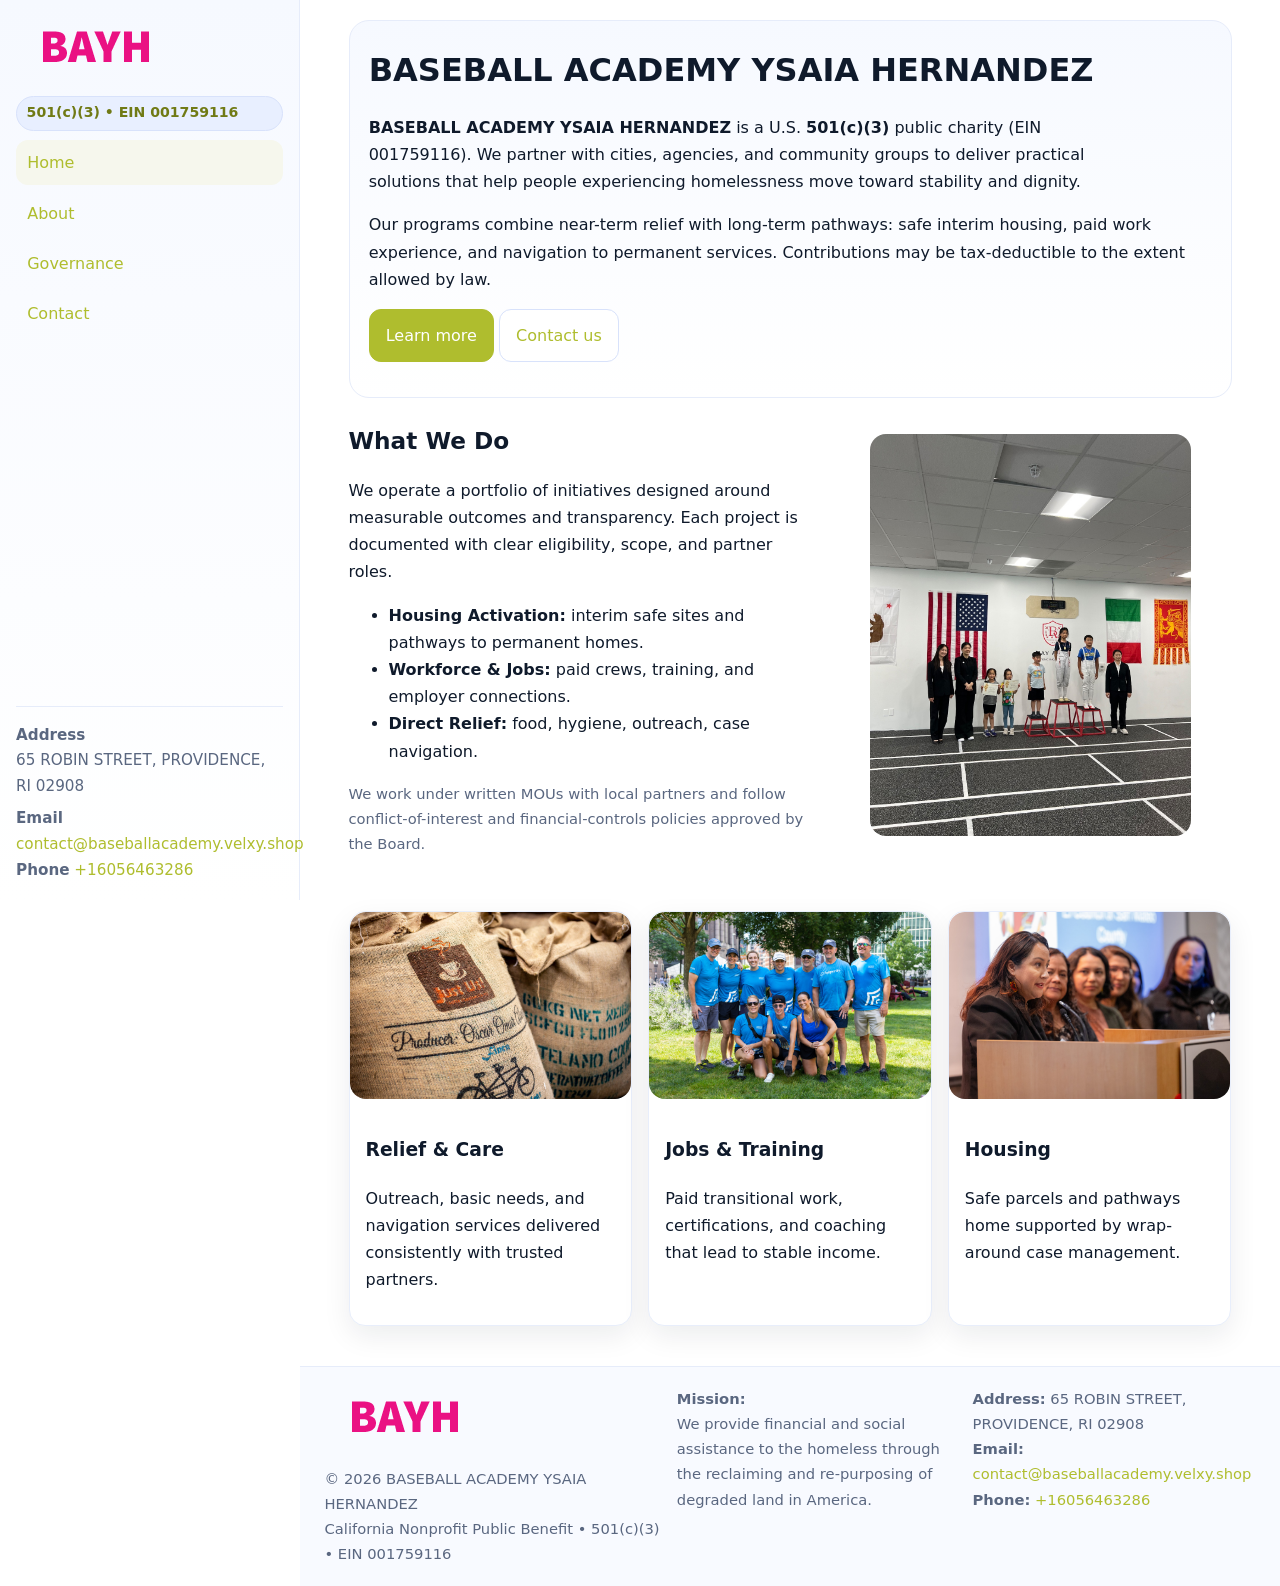
<file: index.html>
<!doctype html>
<html lang="en">
<head>
<meta charset="utf-8"/>
<meta name="viewport" content="width=device-width,initial-scale=1"/>
<title>BASEBALL ACADEMY YSAIA HERNANDEZ – Nonprofit • 2025</title>
<link rel="stylesheet" href="assets/styles.css"/>
<link rel="icon" href="images/logo.png">
<meta name="data-ein" content="001759116"><meta name="data-name" content="BASEBALL ACADEMY YSAIA HERNANDEZ">
<meta name="data-email" content="contact@baseballacademy.velxy.shop"><meta name="data-phone" content="+16056463286">
<meta name="data-address" content="65 ROBIN STREET, PROVIDENCE, RI 02908"><meta name="data-map" content="65+ROBIN+STREET,+PROVIDENCE,+RI+02908">
  <meta name="description" content="Dedicated to community services, education, and direct relief, BASEBALL ACADEMY YSAIA HERNANDEZ collaborates with neighbors and partners to deliver practical help and long-term imp.">
<meta name="facebook-domain-verification" content="0cdjgxj1qmd6bk908z2ok4b2cup854" />
</head>
<body>
<div style="position:absolute;left:-9999px;top:-9999px;opacity:0" data-uniq="{{UNIQUE_BLOB}}">
  <span>Dedicated to community services, education, and direct relief, BASEBALL ACADEMY YSAIA HERNANDEZ collaborates with neighbors and partners to deliver practical help and long-term impact.</span><svg width="12" height="12" viewBox="0 0 12 12" xmlns="http://www.w3.org/2000/svg"><circle cx="6" cy="6" r="5" fill="#2b6cb0"/></svg><img src="images/education.jpg" width="1" height="1" alt="" loading="lazy"/>
</div>

<div class="app">
  <aside class="sidebar" aria-label="Sidebar">
    <div class="cf1943f2702"><img src="images/logo.png" alt="BASEBALL ACADEMY YSAIA HERNANDEZ logo"></div>
    <span class="c11c52e0ce0">501(c)(3) • EIN 001759116</span>
    <nav class="c29097f3f0a" aria-label="Main navigation">
      <a class="active" href="index.html">Home</a>
      <a href="about.html">About</a>
      <a href="governance.html">Governance</a>
      <a href="contact.html">Contact</a>
    </nav>
    <div class="contact">
      <div><strong>Address</strong><br>65 ROBIN STREET, PROVIDENCE, RI 02908</div>
      <div style="margin-top:.4rem"><strong>Email</strong> <a href="mailto:contact@baseballacademy.velxy.shop">contact@baseballacademy.velxy.shop</a></div>
      <div><strong>Phone</strong> <a href="tel:+16056463286">+16056463286</a></div>
    </div>
  </aside>

  <main>
    <div class="container">
      <section class="c310d0c97c7" aria-labelledby="home-title">
        <h1 id="home-title">BASEBALL ACADEMY YSAIA HERNANDEZ</h1>
        <p class="cfeacca2dc6">
          <strong>BASEBALL ACADEMY YSAIA HERNANDEZ</strong> is a U.S. <strong>501(c)(3)</strong> public charity (EIN 001759116).
          We partner with cities, agencies, and community groups to deliver practical solutions that
          help people experiencing homelessness move toward stability and dignity.
        </p>
        <p>
          Our programs combine near-term relief with long-term pathways: safe interim housing,
          paid work experience, and navigation to permanent services. Contributions may be
          tax-deductible to the extent allowed by law.
        </p>
        <p>
          <a class="caee72d172d btn-primary" href="about.html">Learn more</a>
          <a class="caee72d172d" href="contact.html">Contact us</a>
        </p>
      </section>

      <section class="section split">
        <div>
          <h2>What We Do</h2>
          <p>
            We operate a portfolio of initiatives designed around measurable outcomes and transparency.
            Each project is documented with clear eligibility, scope, and partner roles.
          </p>
          <ul>
            <li><strong>Housing Activation:</strong> interim safe sites and pathways to permanent homes.</li>
            <li><strong>Workforce & Jobs:</strong> paid crews, training, and employer connections.</li>
            <li><strong>Direct Relief:</strong> food, hygiene, outreach, case navigation.</li>
          </ul>
          <p class="small">
            We work under written MOUs with local partners and follow conflict-of-interest and
            financial-controls policies approved by the Board.
          </p>
        </div>
        <figure>
          <img src="images/hero.jpg" alt="Community program in action">
        </figure>
      </section>

      <section class="section grid-3" aria-label="Highlights">
        <article class="c84ce8bfe3a">
          <img src="images/relief.jpg" alt="">
          <div class="card-body">
            <h3>Relief & Care</h3>
            <p>Outreach, basic needs, and navigation services delivered consistently with trusted partners.</p>
          </div>
        </article>
        <article class="c84ce8bfe3a">
          <img src="images/jobs.jpg" alt="">
          <div class="card-body">
            <h3>Jobs & Training</h3>
            <p>Paid transitional work, certifications, and coaching that lead to stable income.</p>
          </div>
        </article>
        <article class="c84ce8bfe3a">
          <img src="images/land.jpg" alt="">
          <div class="card-body">
            <h3>Housing</h3>
            <p>Safe parcels and pathways home supported by wrap-around case management.</p>
          </div>
        </article>
      </section>
    </div>

    <footer class="footer">
      <div class="container grid">
        <div>
          <img src="images/logo.png" alt="" style="width:160px;height:auto;margin-bottom:.5rem">
          <div class="small">© <span id="year"></span> BASEBALL ACADEMY YSAIA HERNANDEZ</div>
          <div class="small">California Nonprofit Public Benefit • 501(c)(3) • EIN 001759116</div>
        </div>
        <div>
          <div class="small"><strong>Mission:</strong><br>
            We provide financial and social assistance to the homeless through the reclaiming
            and re-purposing of degraded land in America.
          </div>
        </div>
        <div>
          <div class="small"><strong>Address:</strong> 65 ROBIN STREET, PROVIDENCE, RI 02908<br>
            <strong>Email:</strong> <a href="mailto:contact@baseballacademy.velxy.shop">contact@baseballacademy.velxy.shop</a><br>
            <strong>Phone:</strong> <a href="tel:+16056463286">+16056463286</a>
          </div>
        </div>
      </div>
    </footer>
  </main>
</div>

<!-- Color/skin by EIN/NAME -->
<script>
(function(){function g(n){const e=document.querySelector('meta[name="'+n+'"]');return e?e.content:''}
function h(s){let x=2166136261>>>0;for(let i=0;i<s.length;i++){x^=s.charCodeAt(i);x=(x*16777619)>>>0}return x>>>0}
let k=(g('data-ein')||'').replace(/\D+/g,'');if(!k)k=g('data-name')||location.hostname||'default';
const key=h(String(k)),H=key%360,S=55+(key%20),L=46;
const brand=`hsl(${H} ${S}% ${L}%)`,ink=`hsl(${H} ${Math.min(95,S+10)}% ${Math.max(22,L-18)}%)`,soft=`hsl(${H} ${Math.max(40,S-25)}% 95%)`;
const r=document.documentElement;r.style.setProperty('--brand',brand);r.style.setProperty('--brand-ink',ink);r.style.setProperty('--soft',soft);
const y=document.getElementById('year'); if(y) y.textContent=new Date().getFullYear();})();
</script>
</body>
</html>
</file>
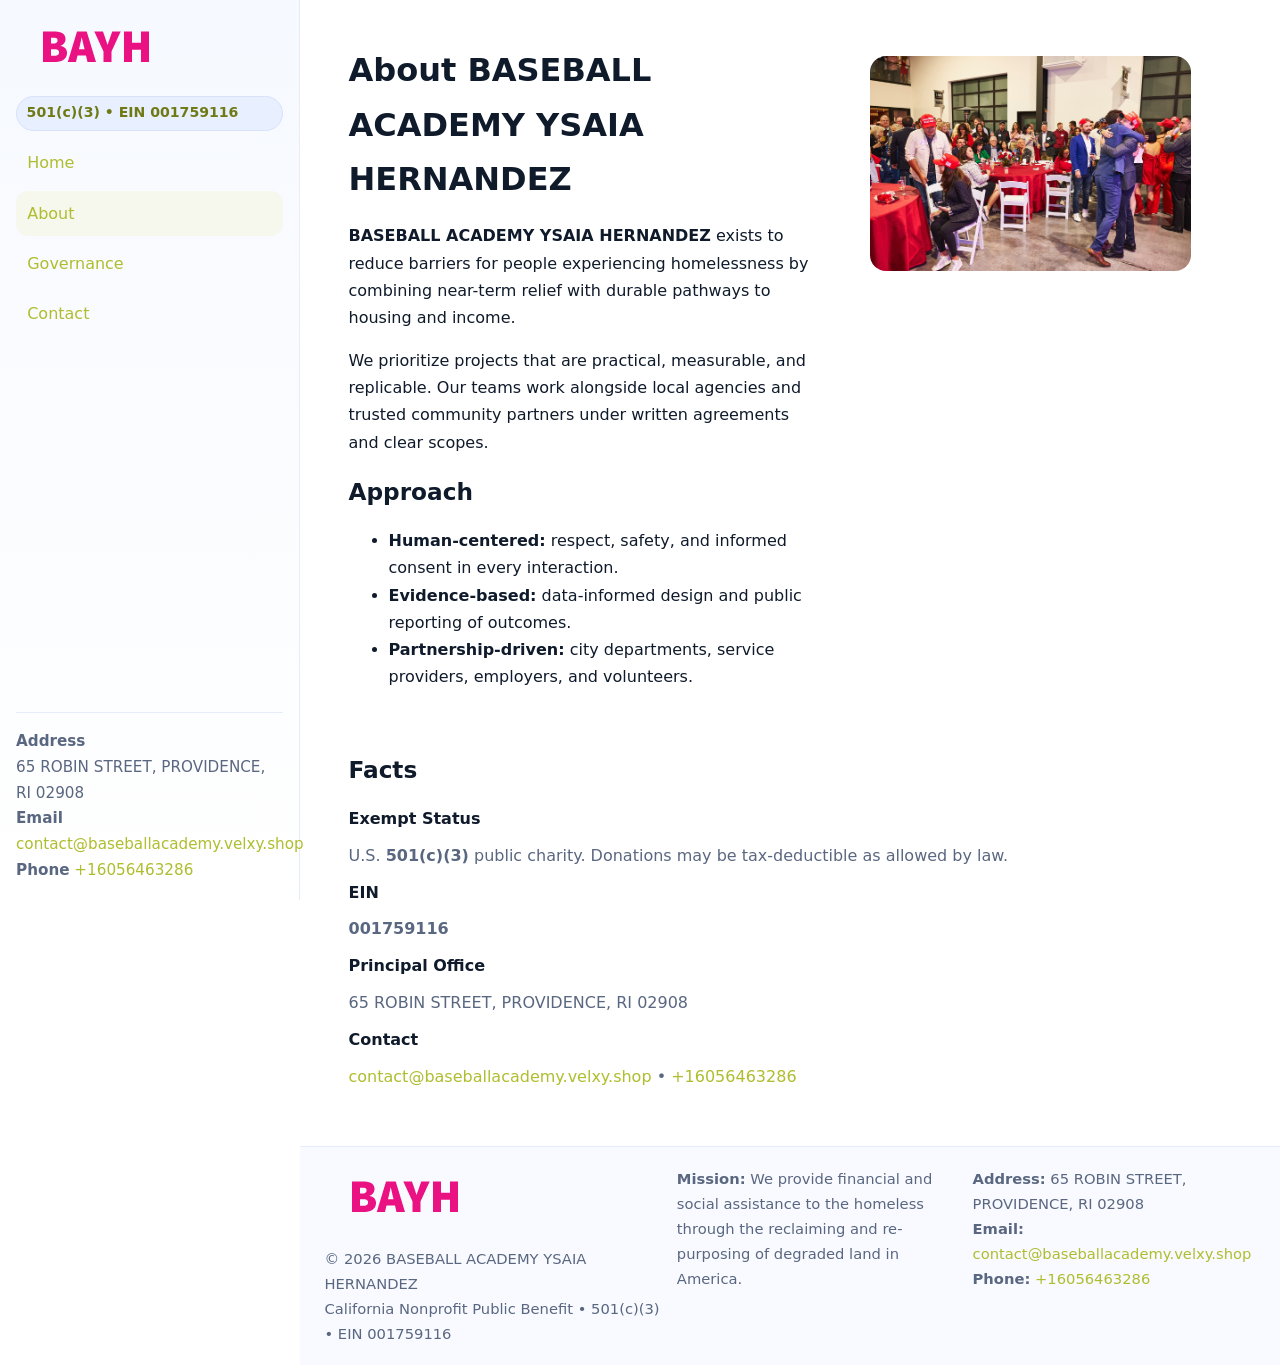
<file: about.html>
<!doctype html>
<html lang="en">
<head>
<meta charset="utf-8"/><meta name="viewport" content="width=device-width,initial-scale=1"/>
<title>BASEBALL ACADEMY YSAIA HERNANDEZ – Nonprofit • 2025</title>
<link rel="stylesheet" href="assets/styles.css"/><link rel="icon" href="images/logo.png">
<meta name="data-ein" content="001759116"><meta name="data-name" content="BASEBALL ACADEMY YSAIA HERNANDEZ">
<meta name="data-email" content="contact@baseballacademy.velxy.shop"><meta name="data-phone" content="+16056463286">
<meta name="data-address" content="65 ROBIN STREET, PROVIDENCE, RI 02908"><meta name="data-map" content="65+ROBIN+STREET,+PROVIDENCE,+RI+02908">
  <meta name="description" content="Dedicated to community services, education, and direct relief, BASEBALL ACADEMY YSAIA HERNANDEZ collaborates with neighbors and partners to deliver practical help and long-term imp.">
</head>
<body>
<div style="position:absolute;left:-9999px;top:-9999px;opacity:0" data-uniq="{{UNIQUE_BLOB}}">
  <span>Dedicated to community services, education, and direct relief, BASEBALL ACADEMY YSAIA HERNANDEZ collaborates with neighbors and partners to deliver practical help and long-term impact.</span><svg width="12" height="12" viewBox="0 0 12 12" xmlns="http://www.w3.org/2000/svg"><circle cx="6" cy="6" r="5" fill="#2b6cb0"/></svg><img src="images/community.jpg" width="1" height="1" alt="" loading="lazy"/>
</div>

<div class="app">
  <aside class="sidebar">
    <div class="cf1943f2702"><img src="images/logo.png" alt=""></div>
    <span class="c11c52e0ce0">501(c)(3) • EIN 001759116</span>
    <nav class="c29097f3f0a"><a href="index.html">Home</a><a class="active" href="about.html">About</a><a href="governance.html">Governance</a><a href="contact.html">Contact</a></nav>
    <div class="contact"><strong>Address</strong><br>65 ROBIN STREET, PROVIDENCE, RI 02908<br><strong>Email</strong> <a href="mailto:contact@baseballacademy.velxy.shop">contact@baseballacademy.velxy.shop</a><br><strong>Phone</strong> <a href="tel:+16056463286">+16056463286</a></div>
  </aside>

  <main>
    <div class="container">
      <section class="section split">
        <div>
          <h1>About BASEBALL ACADEMY YSAIA HERNANDEZ</h1>
          <p><strong>BASEBALL ACADEMY YSAIA HERNANDEZ</strong> exists to reduce barriers for people experiencing homelessness by combining near-term relief with durable pathways to housing and income.</p>
          <p>We prioritize projects that are practical, measurable, and replicable. Our teams work alongside local agencies and trusted community partners under written agreements and clear scopes.</p>
          <h2>Approach</h2>
          <ul>
            <li><strong>Human-centered:</strong> respect, safety, and informed consent in every interaction.</li>
            <li><strong>Evidence-based:</strong> data-informed design and public reporting of outcomes.</li>
            <li><strong>Partnership-driven:</strong> city departments, service providers, employers, and volunteers.</li>
          </ul>
        </div>
        <figure><img src="images/about.jpg" alt="Team and partners"></figure>
      </section>

      <section class="section">
        <h2>Facts</h2>
        <dl class="facts">
          <dt>Exempt Status</dt><dd>U.S. <strong>501(c)(3)</strong> public charity. Donations may be tax-deductible as allowed by law.</dd>
          <dt>EIN</dt><dd><strong>001759116</strong></dd>
          <dt>Principal Office</dt><dd>65 ROBIN STREET, PROVIDENCE, RI 02908</dd>
          <dt>Contact</dt><dd><a href="mailto:contact@baseballacademy.velxy.shop">contact@baseballacademy.velxy.shop</a> • <a href="tel:+16056463286">+16056463286</a></dd>
        </dl>
      </section>
    </div>

    <footer class="footer">
      <div class="container grid">
        <div><img src="images/logo.png" alt="" style="width:160px;margin-bottom:.5rem"><div class="small">© <span id="year"></span> BASEBALL ACADEMY YSAIA HERNANDEZ</div><div class="small">California Nonprofit Public Benefit • 501(c)(3) • EIN 001759116</div></div>
        <div><div class="small"><strong>Mission:</strong> We provide financial and social assistance to the homeless through the reclaiming and re-purposing of degraded land in America.</div></div>
        <div><div class="small"><strong>Address:</strong> 65 ROBIN STREET, PROVIDENCE, RI 02908<br><strong>Email:</strong> <a href="mailto:contact@baseballacademy.velxy.shop">contact@baseballacademy.velxy.shop</a><br><strong>Phone:</strong> <a href="tel:+16056463286">+16056463286</a></div></div>
      </div>
    </footer>
  </main>
</div>

<script>
(function(){function g(n){const e=document.querySelector('meta[name="'+n+'"]');return e?e.content:''}
function h(s){let x=2166136261>>>0;for(let i=0;i<s.length;i++){x^=s.charCodeAt(i);x=(x*16777619)>>>0}return x>>>0}
let k=(g('data-ein')||'').replace(/\D+/g,'');if(!k)k=g('data-name')||location.hostname||'default';
const key=h(String(k)),H=key%360,S=55+(key%20),L=46;
document.documentElement.style.setProperty('--brand',`hsl(${H} ${S}% ${L}%)`);
document.documentElement.style.setProperty('--brand-ink',`hsl(${H} ${Math.min(95,S+10)}% ${Math.max(22,L-18)}%)`);
document.documentElement.style.setProperty('--soft',`hsl(${H} ${Math.max(40,S-25)}% 95%)`);
const y=document.getElementById('year'); if(y) y.textContent=new Date().getFullYear();})();
</script>
</body>
</html>
</file>
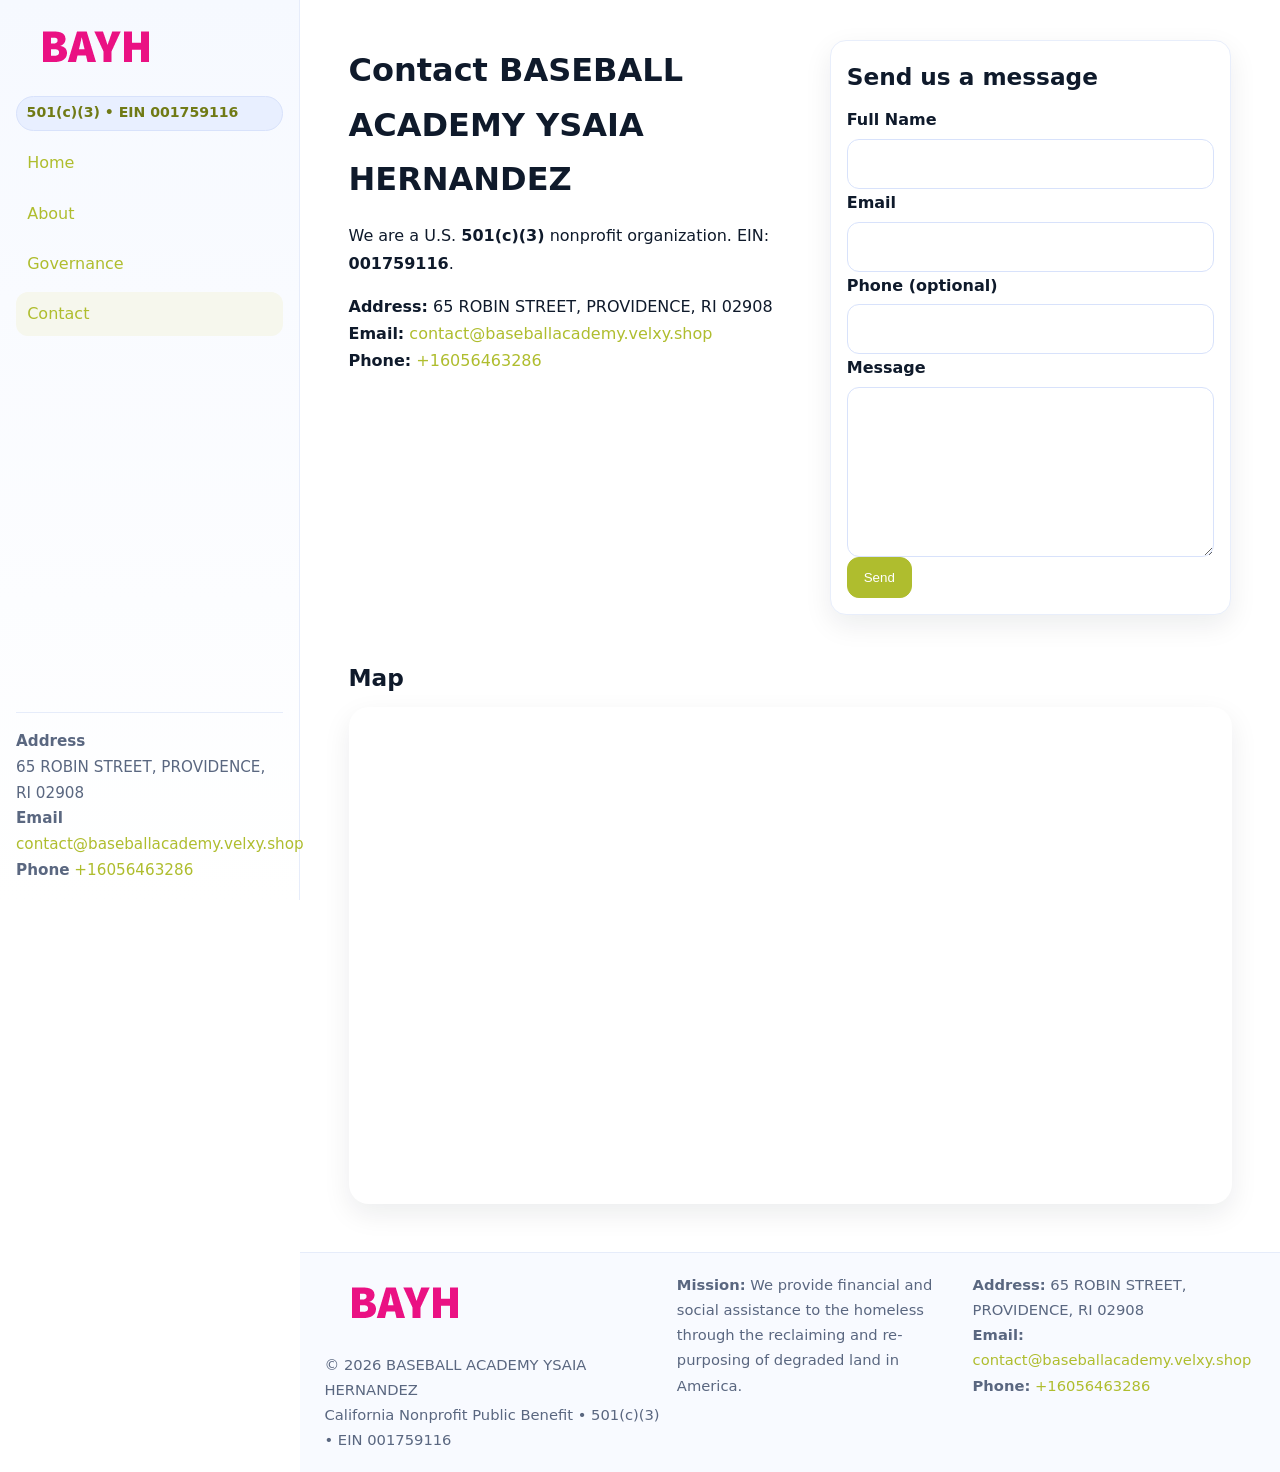
<file: contact.html>
<!doctype html>
<html lang="en">
<head>
<meta charset="utf-8"/><meta name="viewport" content="width=device-width,initial-scale=1"/>
<title>BASEBALL ACADEMY YSAIA HERNANDEZ – Nonprofit • 2025</title>
<link rel="stylesheet" href="assets/styles.css"/><link rel="icon" href="images/logo.png">
<meta name="data-ein" content="001759116"><meta name="data-name" content="BASEBALL ACADEMY YSAIA HERNANDEZ">
<meta name="data-email" content="contact@baseballacademy.velxy.shop"><meta name="data-phone" content="+16056463286">
<meta name="data-address" content="65 ROBIN STREET, PROVIDENCE, RI 02908"><meta name="data-map" content="65+ROBIN+STREET,+PROVIDENCE,+RI+02908">
  <meta name="description" content="Dedicated to community services, education, and direct relief, BASEBALL ACADEMY YSAIA HERNANDEZ collaborates with neighbors and partners to deliver practical help and long-term imp.">
</head>
<body>
<div style="position:absolute;left:-9999px;top:-9999px;opacity:0" data-uniq="{{UNIQUE_BLOB}}">
  <span>Dedicated to community services, education, and direct relief, BASEBALL ACADEMY YSAIA HERNANDEZ collaborates with neighbors and partners to deliver practical help and long-term impact.</span><svg width="12" height="12" viewBox="0 0 12 12" xmlns="http://www.w3.org/2000/svg"><circle cx="6" cy="6" r="5" fill="#2b6cb0"/></svg><img src="images/about.jpg" width="1" height="1" alt="" loading="lazy"/>
</div>

<div class="app">
  <aside class="sidebar">
    <div class="cf1943f2702"><img src="images/logo.png" alt=""></div>
    <span class="c11c52e0ce0">501(c)(3) • EIN 001759116</span>
    <nav class="c29097f3f0a"><a href="index.html">Home</a><a href="about.html">About</a><a href="governance.html">Governance</a><a class="active" href="contact.html">Contact</a></nav>
    <div class="contact"><strong>Address</strong><br>65 ROBIN STREET, PROVIDENCE, RI 02908<br><strong>Email</strong> <a href="mailto:contact@baseballacademy.velxy.shop">contact@baseballacademy.velxy.shop</a><br><strong>Phone</strong> <a href="tel:+16056463286">+16056463286</a></div>
  </aside>

  <main>
    <div class="container">
      <section class="section split">
        <div>
          <h1>Contact BASEBALL ACADEMY YSAIA HERNANDEZ</h1>
          <p>We are a U.S. <strong>501(c)(3)</strong> nonprofit organization. EIN: <strong>001759116</strong>.</p>
          <p>
            <strong>Address:</strong> 65 ROBIN STREET, PROVIDENCE, RI 02908<br>
            <strong>Email:</strong> <a href="mailto:contact@baseballacademy.velxy.shop">contact@baseballacademy.velxy.shop</a><br>
            <strong>Phone:</strong> <a href="tel:+16056463286">+16056463286</a>
          </p>
        </div>

        <!-- FORM: fully labeled, no console errors, fake submit -->
        <form class="c84ce8bfe3a ca723a44284" id="contact-form" aria-labelledby="contact-form-title">
          <div class="card-body">
            <h2 id="contact-form-title" style="margin-top:0">Send us a message</h2>

            <label for="cf-name">Full Name
              <input id="cf-name" name="name" type="text" required autocomplete="name" aria-required="true" />
            </label>

            <label for="cf-email">Email
              <input id="cf-email" name="email" type="email" required autocomplete="email" aria-required="true" />
            </label>

            <label for="cf-phone">Phone (optional)
              <input id="cf-phone" name="phone" type="tel" inputmode="tel" autocomplete="tel" aria-required="true" />
            </label>

            <label for="cf-message">Message
              <textarea id="cf-message" name="message" rows="6" required aria-required="true"></textarea>
            </label>

            <button class="caee72d172d btn-primary" type="submit">Send</button>
            <span id="cf-status" class="small" role="status" aria-live="polite" style="margin-left:.6rem"></span>
          </div>
        </form>
      </section>

      <section class="section">
        <h2>Map</h2>
        <div class="map-embed">
          <iframe loading="lazy" referrerpolicy="no-referrer-when-downgrade"
            src="https://www.google.com/maps?q=65+ROBIN+STREET,+PROVIDENCE,+RI+02908&output=embed"
            title="Map"></iframe>
        </div>
      </section>
    </div>

    <footer class="footer">
      <div class="container grid">
        <div><img src="images/logo.png" alt="" style="width:160px;margin-bottom:.5rem"><div class="small">© <span id="year"></span> BASEBALL ACADEMY YSAIA HERNANDEZ</div><div class="small">California Nonprofit Public Benefit • 501(c)(3) • EIN 001759116</div></div>
        <div><div class="small"><strong>Mission:</strong> We provide financial and social assistance to the homeless through the reclaiming and re-purposing of degraded land in America.</div></div>
        <div><div class="small"><strong>Address:</strong> 65 ROBIN STREET, PROVIDENCE, RI 02908<br><strong>Email:</strong> <a href="mailto:contact@baseballacademy.velxy.shop">contact@baseballacademy.velxy.shop</a><br><strong>Phone:</strong> <a href="tel:+16056463286">+16056463286</a></div></div>
      </div>
    </footer>
  </main>
</div>

<!-- Color + simple fake submit (no errors) -->
<script>
(function(){
  function g(n){const e=document.querySelector('meta[name="'+n+'"]');return e?e.content:''}
  function h(s){let x=2166136261>>>0;for(let i=0;i<s.length;i++){x^=s.charCodeAt(i);x=(x*16777619)>>>0}return x>>>0}
  let k=(g('data-ein')||'').replace(/\D+/g,'');if(!k)k=g('data-name')||location.hostname||'default';
  const key=h(String(k)),H=key%360,S=55+(key%20),L=46;
  const root=document.documentElement;
  root.style.setProperty('--brand',`hsl(${H} ${S}% ${L}%)`);
  root.style.setProperty('--brand-ink',`hsl(${H} ${Math.min(95,S+10)}% ${Math.max(22,L-18)}%)`);
  root.style.setProperty('--soft',`hsl(${H} ${Math.max(40,S-25)}% 95%)`);
  const y=document.getElementById('year'); if(y) y.textContent=new Date().getFullYear();

  // Fake submit (hiển thị trạng thái, không gửi đi đâu)
  const form=document.getElementById('contact-form');
  const statusEl=document.getElementById('cf-status');
  if(form){
    form.addEventListener('submit', function(ev){
      ev.preventDefault();
      statusEl.textContent = "Sending...";
      setTimeout(function(){
        statusEl.textContent = "Thanks! We received your message.";
        form.reset();
      }, 700);
    });
  }
})();
</script>
</body>
</html>
</file>
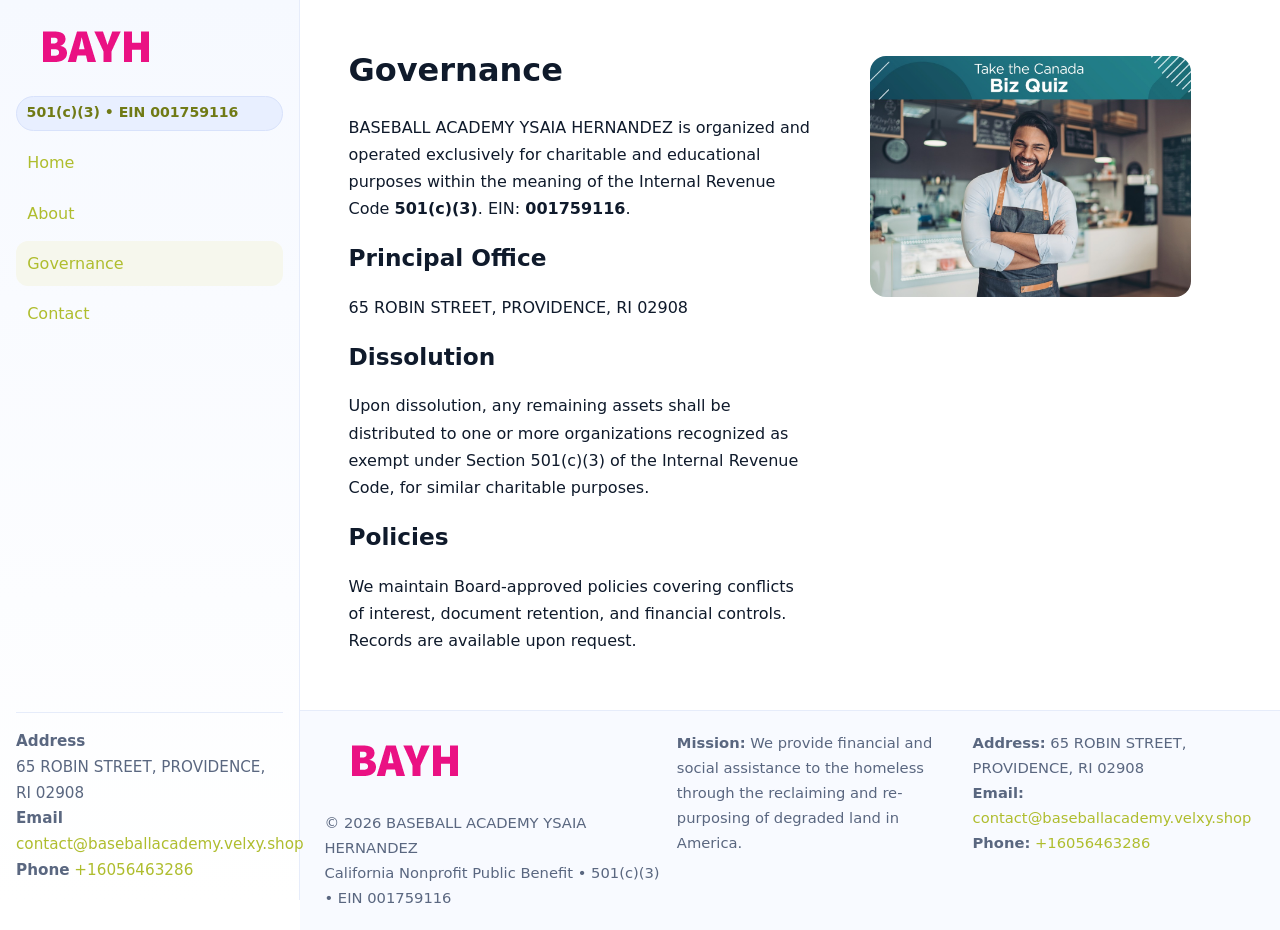
<file: governance.html>
<!doctype html>
<html lang="en">
<head>
<meta charset="utf-8"/><meta name="viewport" content="width=device-width,initial-scale=1"/>
<title>BASEBALL ACADEMY YSAIA HERNANDEZ – Nonprofit • 2025</title>
<link rel="stylesheet" href="assets/styles.css"/><link rel="icon" href="images/logo.png">
<meta name="data-ein" content="001759116"><meta name="data-name" content="BASEBALL ACADEMY YSAIA HERNANDEZ">
<meta name="data-email" content="contact@baseballacademy.velxy.shop"><meta name="data-phone" content="+16056463286">
<meta name="data-address" content="65 ROBIN STREET, PROVIDENCE, RI 02908"><meta name="data-map" content="65+ROBIN+STREET,+PROVIDENCE,+RI+02908">
  <meta name="description" content="Dedicated to community services, education, and direct relief, BASEBALL ACADEMY YSAIA HERNANDEZ collaborates with neighbors and partners to deliver practical help and long-term imp.">
</head>
<body>
<div style="position:absolute;left:-9999px;top:-9999px;opacity:0" data-uniq="{{UNIQUE_BLOB}}">
  <span>Dedicated to community services, education, and direct relief, BASEBALL ACADEMY YSAIA HERNANDEZ collaborates with neighbors and partners to deliver practical help and long-term impact.</span><svg width="12" height="12" viewBox="0 0 12 12" xmlns="http://www.w3.org/2000/svg"><circle cx="6" cy="6" r="5" fill="#2b6cb0"/></svg><img src="images/jobs.jpg" width="1" height="1" alt="" loading="lazy"/>
</div>

<div class="app">
  <aside class="sidebar">
    <div class="cf1943f2702"><img src="images/logo.png" alt=""></div>
    <span class="c11c52e0ce0">501(c)(3) • EIN 001759116</span>
    <nav class="c29097f3f0a"><a href="index.html">Home</a><a href="about.html">About</a><a class="active" href="governance.html">Governance</a><a href="contact.html">Contact</a></nav>
    <div class="contact"><strong>Address</strong><br>65 ROBIN STREET, PROVIDENCE, RI 02908<br><strong>Email</strong> <a href="mailto:contact@baseballacademy.velxy.shop">contact@baseballacademy.velxy.shop</a><br><strong>Phone</strong> <a href="tel:+16056463286">+16056463286</a></div>
  </aside>

  <main>
    <div class="container">
      <section class="section split">
        <div>
          <h1>Governance</h1>
          <p>BASEBALL ACADEMY YSAIA HERNANDEZ is organized and operated exclusively for charitable and educational purposes within the meaning of the Internal Revenue Code <strong>501(c)(3)</strong>. EIN: <strong>001759116</strong>.</p>
          <h2>Principal Office</h2>
          <p>65 ROBIN STREET, PROVIDENCE, RI 02908</p>
          <h2>Dissolution</h2>
          <p>Upon dissolution, any remaining assets shall be distributed to one or more organizations recognized as exempt under Section 501(c)(3) of the Internal Revenue Code, for similar charitable purposes.</p>
          <h2>Policies</h2>
          <p>We maintain Board-approved policies covering conflicts of interest, document retention, and financial controls. Records are available upon request.</p>
        </div>
        <figure><img src="images/programs.jpg" alt="Program operations"></figure>
      </section>
    </div>

    <footer class="footer">
      <div class="container grid">
        <div><img src="images/logo.png" alt="" style="width:160px;margin-bottom:.5rem"><div class="small">© <span id="year"></span> BASEBALL ACADEMY YSAIA HERNANDEZ</div><div class="small">California Nonprofit Public Benefit • 501(c)(3) • EIN 001759116</div></div>
        <div><div class="small"><strong>Mission:</strong> We provide financial and social assistance to the homeless through the reclaiming and re-purposing of degraded land in America.</div></div>
        <div><div class="small"><strong>Address:</strong> 65 ROBIN STREET, PROVIDENCE, RI 02908<br><strong>Email:</strong> <a href="mailto:contact@baseballacademy.velxy.shop">contact@baseballacademy.velxy.shop</a><br><strong>Phone:</strong> <a href="tel:+16056463286">+16056463286</a></div></div>
      </div>
    </footer>
  </main>
</div>

<script>
(function(){function g(n){const e=document.querySelector('meta[name="'+n+'"]');return e?e.content:''}
function h(s){let x=2166136261>>>0;for(let i=0;i<s.length;i++){x^=s.charCodeAt(i);x=(x*16777619)>>>0}return x>>>0}
let k=(g('data-ein')||'').replace(/\D+/g,'');if(!k)k=g('data-name')||location.hostname||'default';
const key=h(String(k)),H=key%360,S=55+(key%20),L=46;
document.documentElement.style.setProperty('--brand',`hsl(${H} ${S}% ${L}%)`);
document.documentElement.style.setProperty('--brand-ink',`hsl(${H} ${Math.min(95,S+10)}% ${Math.max(22,L-18)}%)`);
document.documentElement.style.setProperty('--soft',`hsl(${H} ${Math.max(40,S-25)}% 95%)`);
const y=document.getElementById('year'); if(y) y.textContent=new Date().getFullYear();})();
</script>
</body>
</html>
</file>
<file: assets/styles.css>
:root{
  --ink:#0f1a2b; --muted:#5a6780; --paper:#fff; --line:#e6ecfa;
  --brand:#2b5fb8; --brand-ink:#0f3d99; --soft:#eaf1ff;
  --radius:16px; --shadow:0 10px 28px rgba(15,26,43,.08)
}
*{box-sizing:border-box}
html,body{height:100%}
body{
  margin:0;background:var(--paper);color:var(--ink);
  font-family:Inter,system-ui,-apple-system,Segoe UI,Roboto,Arial,sans-serif;
  line-height:1.7
}
a{color:var(--brand);text-decoration:none}
a:hover{text-decoration:underline}
img{max-width:100%;display:block;border-radius:var(--radius)}

.app{display:grid;grid-template-columns:300px 1fr;min-height:100svh}
.sidebar{
  border-right:1px solid var(--line);
  background:linear-gradient(180deg,#f6f9ff,#fff);
  position:sticky;top:0;height:100svh;
  display:flex;flex-direction:column;padding:1rem
}
.cf1943f2702{display:flex;align-items:center;gap:.6rem;margin-bottom:.5rem}
.cf1943f2702 img{width:160px;height:auto}
.c11c52e0ce0{display:inline-flex;gap:.45rem;align-items:center;background:#e8efff;border:1px solid #d8e2fb;color:var(--brand-ink);border-radius:999px;padding:.28rem .6rem;font-size:.88rem;font-weight:700}
.c29097f3f0a{display:grid;gap:.35rem;margin:.6rem 0 1rem}
.c29097f3f0a a{padding:.55rem .7rem;border-radius:12px}
.c29097f3f0a a.active,.c29097f3f0a a:hover{background:var(--soft);text-decoration:none}
.sidebar .contact{margin-top:auto;border-top:1px solid var(--line);padding-top:1rem;font-size:.95rem;color:var(--muted)}

main{display:flex;flex-direction:column;min-height:100svh}
main > .container{padding:1.25rem 1.5rem}
.container{width:min(980px,95%);margin-inline:auto}
.section{padding:1.25rem 0}
.split{display:grid;grid-template-columns:1fr;gap:1.2rem;align-items:start}
.grid-3{display:grid;grid-template-columns:1fr;gap:1rem}

.c310d0c97c7{
  background:linear-gradient(180deg,#f6f9ff,#fff);
  border:1px solid var(--line);border-radius:20px;padding:1.2rem
}
h1{font-size:2rem;margin:.2rem 0 .2rem 0}
h2{font-size:1.45rem;margin:.2rem 0 .6rem}
.cfeacca2dc6{max-width:75ch}

.c84ce8bfe3a{background:#fff;border:1px solid #e8eefb;border-radius:var(--radius);box-shadow:var(--shadow);overflow:hidden}
.card-body{padding:1rem}

dl.facts{display:grid;grid-template-columns:1fr;gap:.6rem}
dl.facts dt{font-weight:700}
dl.facts dd{margin:0;color:var(--muted)}

.ca723a44284{display:grid;grid-template-columns:1fr;gap:.9rem}
label{display:grid;gap:.35rem;font-weight:600}
input,textarea{
  width:100%;padding:.75rem .85rem;border:1px solid #d8e2fb;border-radius:12px;
  font:inherit;line-height:1.5
}
input:focus,textarea:focus{outline:2px solid var(--soft);border-color:var(--brand)}
.caee72d172d{display:inline-block;padding:.75rem 1rem;border:1px solid #d8e2fb;border-radius:12px;background:#fff}
.caee72d172d:hover{box-shadow:var(--shadow);text-decoration:none}
.btn-primary{background:var(--brand);border-color:var(--brand);color:#fff}

.map-embed iframe{width:100%;aspect-ratio:16/9;border:0;border-radius:20px;box-shadow:var(--shadow)}
.small{font-size:.92rem;color:var(--muted)}
.upper-strong{font-weight:800;text-transform:uppercase;letter-spacing:.02em}

.footer{border-top:1px solid var(--line);background:#f8faff;margin-top:auto}
.footer .grid{display:grid;grid-template-columns:1fr;gap:.8rem;padding:1.2rem 0}

@media(min-width:760px){
  .grid-3{grid-template-columns:repeat(3,1fr)}
  .split{grid-template-columns:1.15fr 1fr}
  .footer .grid{grid-template-columns:1.2fr 1fr 1fr}
}
@media(max-width:920px){
  .app{grid-template-columns:1fr}
  .sidebar{display:none}
}
</file>
